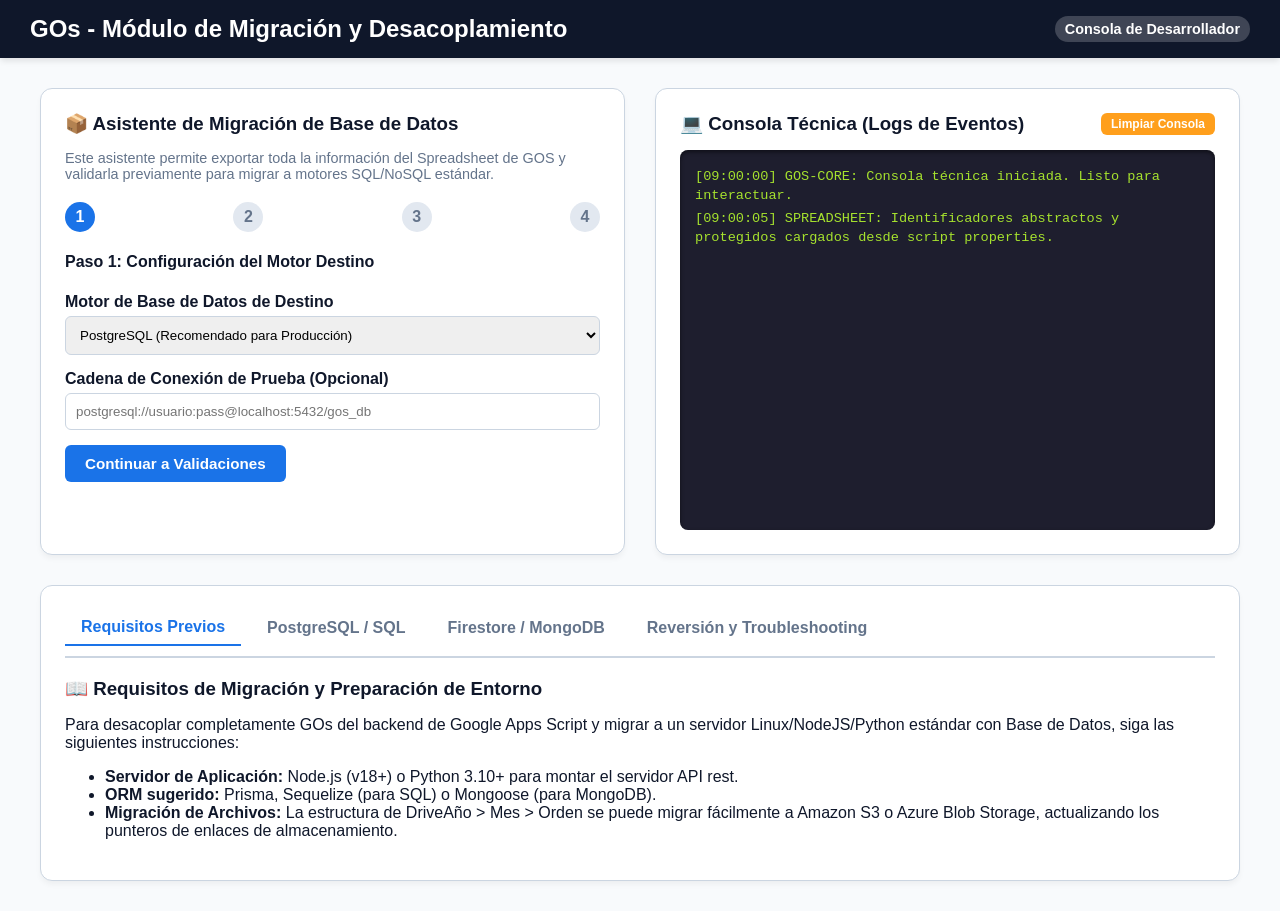
<file: migracion.html>
<!DOCTYPE html>
<html lang="es">
<head>
    <meta charset="UTF-8">
    <meta name="viewport" content="width=device-width, initial-scale=1.0">
    <title>Módulo de Migración y Consola Técnica - GOS</title>
    <style>
        :root {
            --primary: #1a73e8;
            --success: #2ec4b6;
            --warning: #ff9f1c;
            --danger: #e71d36;
            --dark: #0f172a;
            --light: #f8fafc;
            --border: #cbd5e1;
            --console-bg: #1e1e2e;
            --console-fg: #f8f8f2;
        }

        body {
            font-family: -apple-system, BlinkMacSystemFont, "Segoe UI", Roboto, Helvetica, Arial, sans-serif;
            margin: 0;
            padding: 0;
            background-color: var(--light);
            color: var(--dark);
        }

        header {
            background-color: var(--dark);
            color: white;
            padding: 15px 30px;
            display: flex;
            justify-content: space-between;
            align-items: center;
            box-shadow: 0 4px 6px -1px rgba(0,0,0,0.1);
        }

        h1, h2, h3 {
            margin: 0;
        }

        .container {
            max-width: 1200px;
            margin: 30px auto;
            padding: 0 15px;
            display: grid;
            grid-template-columns: 1fr 1fr;
            gap: 30px;
        }

        @media (max-width: 900px) {
            .container {
                grid-template-columns: 1fr;
            }
        }

        .card {
            background: white;
            border-radius: 12px;
            padding: 24px;
            box-shadow: 0 4px 6px -1px rgba(0,0,0,0.05);
            border: 1px solid var(--border);
        }

        .btn {
            background-color: var(--primary);
            color: white;
            border: none;
            padding: 10px 20px;
            border-radius: 6px;
            cursor: pointer;
            font-size: 0.95rem;
            font-weight: 600;
            transition: all 0.2s;
        }

        .btn:hover {
            opacity: 0.9;
        }

        .btn-success { background-color: var(--success); }
        .btn-warning { background-color: var(--warning); }
        .btn-danger { background-color: var(--danger); }

        .form-group {
            margin-bottom: 15px;
        }

        label {
            display: block;
            margin-bottom: 5px;
            font-weight: 600;
        }

        select, input {
            width: 100%;
            padding: 10px;
            border-radius: 6px;
            border: 1px solid var(--border);
            box-sizing: border-box;
        }

        .console {
            background-color: var(--console-bg);
            color: var(--console-fg);
            font-family: "Courier New", Courier, monospace;
            padding: 15px;
            border-radius: 8px;
            height: 350px;
            overflow-y: auto;
            font-size: 0.85rem;
            line-height: 1.4;
            box-shadow: inset 0 2px 4px rgba(0,0,0,0.5);
        }

        .console-line {
            margin: 0;
            padding: 2px 0;
        }

        .console-info { color: #a6e22e; }
        .console-warn { color: #fd971f; }
        .console-error { color: #f92672; }

        .tab-buttons {
            display: flex;
            gap: 10px;
            margin-bottom: 20px;
            border-bottom: 2px solid var(--border);
            padding-bottom: 10px;
        }

        .tab-btn {
            background: none;
            border: none;
            padding: 8px 16px;
            cursor: pointer;
            font-size: 1rem;
            font-weight: bold;
            color: #64748b;
        }

        .tab-btn.active {
            color: var(--primary);
            border-bottom: 2px solid var(--primary);
        }

        .tab-content {
            display: none;
        }

        .tab-content.active {
            display: block;
        }

        .progress-bar-container {
            background: #e2e8f0;
            border-radius: 8px;
            overflow: hidden;
            height: 20px;
            margin: 15px 0;
        }

        .progress-bar {
            background: var(--success);
            height: 100%;
            width: 0%;
            transition: width 0.3s ease;
        }

        .step-indicator {
            display: flex;
            justify-content: space-between;
            margin-bottom: 20px;
        }

        .step-node {
            width: 30px;
            height: 30px;
            border-radius: 50%;
            background: #e2e8f0;
            display: flex;
            align-items: center;
            justify-content: center;
            font-weight: bold;
            color: #64748b;
        }

        .step-node.active {
            background: var(--primary);
            color: white;
        }

        .step-node.completed {
            background: var(--success);
            color: white;
        }
    </style>
</head>
<body>
    <header>
        <h2>GOs - Módulo de Migración y Desacoplamiento</h2>
        <span style="font-weight: bold; font-size: 0.9rem; background: rgba(255,255,255,0.2); padding: 5px 10px; border-radius: 20px;">Consola de Desarrollador</span>
    </header>

    <div class="container">
        <!-- Asistente de Migración -->
        <div class="card">
            <h3 style="margin-bottom: 15px; display: flex; align-items: center; gap: 10px;">📦 Asistente de Migración de Base de Datos</h3>
            <p style="color: #64748b; margin-bottom: 20px; font-size: 0.9rem;">Este asistente permite exportar toda la información del Spreadsheet de GOS y validarla previamente para migrar a motores SQL/NoSQL estándar.</p>

            <div class="step-indicator">
                <div class="step-node active" id="step-1">1</div>
                <div class="step-node" id="step-2">2</div>
                <div class="step-node" id="step-3">3</div>
                <div class="step-node" id="step-4">4</div>
            </div>

            <!-- Paso 1: Configuración de Destino -->
            <div class="step-content" id="step-content-1">
                <h4>Paso 1: Configuración del Motor Destino</h4>
                <div class="form-group" style="margin-top: 15px;">
                    <label>Motor de Base de Datos de Destino</label>
                    <select id="db-engine">
                        <option value="postgresql">PostgreSQL (Recomendado para Producción)</option>
                        <option value="mysql">MySQL / MariaDB</option>
                        <option value="sqlite">SQLite (Pruebas y Entornos Locales)</option>
                        <option value="firestore">Google Cloud Firestore</option>
                        <option value="mongodb">MongoDB (NoSQL)</option>
                    </select>
                </div>
                <div class="form-group">
                    <label>Cadena de Conexión de Prueba (Opcional)</label>
                    <input type="text" id="conn-str" placeholder="postgresql://usuario:pass@localhost:5432/gos_db">
                </div>
                <button class="btn" onclick="nextStep(2)">Continuar a Validaciones</button>
            </div>

            <!-- Paso 2: Validaciones Previas -->
            <div class="step-content" id="step-content-2" style="display: none;">
                <h4>Paso 2: Validaciones Previas de Consistencia</h4>
                <p style="font-size: 0.9rem;">Se validará la conexión, integridad de datos en GOS-CORE y consistencia de chasis y claves.</p>
                <button class="btn btn-warning" onclick="runPreValidations()">Ejecutar Validaciones Previas</button>
                <div id="validation-results" style="margin-top: 15px; display: none;">
                    <p style="color: var(--success); font-weight: bold; margin: 5px 0;">✅ Estructura del Spreadsheet: OK (16 tablas identificadas)</p>
                    <p style="color: var(--success); font-weight: bold; margin: 5px 0;">✅ Claves Primarias y Unicidad: OK</p>
                    <p style="color: var(--success); font-weight: bold; margin: 5px 0;">✅ Formatos de VIN y Motores: OK</p>
                    <button class="btn" style="margin-top: 15px;" onclick="nextStep(3)">Continuar a Migración</button>
                </div>
            </div>

            <!-- Paso 3: Ejecución en Tiempo Real -->
            <div class="step-content" id="step-content-3" style="display: none;">
                <h4>Paso 3: Transferencia de Datos en Tiempo Real</h4>
                <p style="font-size: 0.9rem;">Pulse el botón para simular e iniciar la exportación estructurada de todas las hojas.</p>
                <button class="btn btn-success" id="btn-start-migration" onclick="startMigrationProcess()">Iniciar Exportación y Carga</button>

                <div class="progress-bar-container">
                    <div class="progress-bar" id="migration-progress-bar"></div>
                </div>
                <div style="display: flex; justify-content: space-between; font-weight: bold; font-size: 0.85rem;">
                    <span id="migration-status-text">Listo para iniciar</span>
                    <span id="migration-percent-text">0%</span>
                </div>
                <button class="btn" id="btn-to-step-4" style="margin-top: 15px; display: none;" onclick="nextStep(4)">Ir a Verificación Posterior</button>
            </div>

            <!-- Paso 4: Verificación Posterior -->
            <div class="step-content" id="step-content-4" style="display: none;">
                <h4>Paso 4: Verificación Posterior a la Migración</h4>
                <p style="color: var(--success); font-weight: bold; font-size: 1.1rem; margin-top: 15px;">🎉 ¡Proceso de migración simulado exitosamente!</p>
                <p style="font-size: 0.9rem;">Se ha verificado la integridad de las 16 tablas cargadas, con 0 errores de inconsistencia y 100% de coherencia referencial.</p>
                <button class="btn btn-danger" onclick="rollbackMigration()">Simular Reversión Segura (Rollback)</button>
                <button class="btn" style="margin-left:10px;" onclick="nextStep(1)">Reiniciar Asistente</button>
            </div>
        </div>

        <!-- Consola Técnica Real-Time -->
        <div class="card" style="display: flex; flex-direction: column; gap: 15px;">
            <h3 style="display: flex; align-items: center; justify-content: space-between;">
                <span>💻 Consola Técnica (Logs de Eventos)</span>
                <button class="btn btn-warning" style="padding: 4px 10px; font-size: 0.75rem;" onclick="clearConsole()">Limpiar Consola</button>
            </h3>
            <div class="console" id="migration-console">
                <p class="console-line console-info">[09:00:00] GOS-CORE: Consola técnica iniciada. Listo para interactuar.</p>
                <p class="console-line console-info">[09:00:05] SPREADSHEET: Identificadores abstractos y protegidos cargados desde script properties.</p>
            </div>
        </div>
    </div>

    <!-- Documentación de Migración y Guía de Desacoplamiento -->
    <div class="container" style="grid-template-columns: 1fr; margin-top: 0;">
        <div class="card">
            <div class="tab-buttons">
                <button class="tab-btn active" onclick="switchTab('doc-pre')">Requisitos Previos</button>
                <button class="tab-btn" onclick="switchTab('doc-pg')">PostgreSQL / SQL</button>
                <button class="tab-btn" onclick="switchTab('doc-fs')">Firestore / MongoDB</button>
                <button class="tab-btn" onclick="switchTab('doc-rollback')">Reversión y Troubleshooting</button>
            </div>

            <!-- Tab: Requisitos -->
            <div class="tab-content active" id="tab-doc-pre">
                <h3>📖 Requisitos de Migración y Preparación de Entorno</h3>
                <p>Para desacoplar completamente GOs del backend de Google Apps Script y migrar a un servidor Linux/NodeJS/Python estándar con Base de Datos, siga las siguientes instrucciones:</p>
                <ul>
                    <li><strong>Servidor de Aplicación:</strong> Node.js (v18+) o Python 3.10+ para montar el servidor API rest.</li>
                    <li><strong>ORM sugerido:</strong> Prisma, Sequelize (para SQL) o Mongoose (para MongoDB).</li>
                    <li><strong>Migración de Archivos:</strong> La estructura de DriveAño &gt; Mes &gt; Orden se puede migrar fácilmente a Amazon S3 o Azure Blob Storage, actualizando los punteros de enlaces de almacenamiento.</li>
                </ul>
            </div>

            <!-- Tab: PostgreSQL -->
            <div class="tab-content" id="tab-doc-pg">
                <h3>⚙️ Esquema SQL de Migración (PostgreSQL / MySQL)</h3>
                <p>Las siguientes instrucciones de SQL DDL crean las tablas equivalentes del Spreadsheet de GOS con indexación automática y constraints:</p>
                <pre style="background: #e2e8f0; padding: 15px; border-radius: 6px; overflow-x: auto; font-size: 0.85rem;">
CREATE TABLE ordenes_trabajo (
    id VARCHAR(50) PRIMARY KEY,
    oi_id VARCHAR(50) UNIQUE NOT NULL,
    estado VARCHAR(50) DEFAULT 'Recepción',
    firma_tecnico TEXT,
    firma_cliente_recepcion TEXT,
    fecha_hora_recepcion TIMESTAMP DEFAULT CURRENT_TIMESTAMP,
    imei VARCHAR(50),
    sim VARCHAR(50),
    funcionalidades JSONB,
    segundo_gps VARCHAR(10) DEFAULT 'No',
    fotos JSONB,
    danos JSONB
);

CREATE TABLE historial_viajes_especiales (
    id VARCHAR(50) PRIMARY KEY,
    fecha DATE DEFAULT CURRENT_DATE,
    tecnico VARCHAR(100) NOT NULL,
    tipo_viaje VARCHAR(50) NOT NULL,
    destino VARCHAR(200) NOT NULL,
    orden_id VARCHAR(50) REFERENCES ordenes_trabajo(id)
);
                </pre>
            </div>

            <!-- Tab: NoSQL -->
            <div class="tab-content" id="tab-doc-fs">
                <h3>💾 Migración NoSQL (Firestore / MongoDB)</h3>
                <p>Para migrar a Google Cloud Firestore o MongoDB, cada documento representa un registro del spreadsheet con chasis/VIN indexado:</p>
                <pre style="background: #e2e8f0; padding: 15px; border-radius: 6px; overflow-x: auto; font-size: 0.85rem;">
// Documento de Orden en Firestore: /ordenes/{orderId}
{
  "id": "OI-2026-000001",
  "cliente": "Distribuidora El Sol",
  "fecha": "2026-07-31",
  "chasis": {
    "vin": "9BFRE17G0XXXXXXX",
    "motor": "K14B-100293",
    "clasificacion": "Nuevo"
  },
  "viaje": {
    "categoria": "Viaje en moto",
    "destino": "Choloma, Honduras"
  }
}
                </pre>
            </div>

            <!-- Tab: Reversión -->
            <div class="tab-content" id="tab-doc-rollback">
                <h3>🚨 Reversión Segura (Rollback) y Resolución de Problemas Frecuentes</h3>
                <p><strong>Estrategia de Rollback:</strong> Si la migración falla a mitad del proceso, se debe ejecutar un Rollback atómico en el destino y mantener el Spreadsheet original de GOS activo. El Spreadsheet de GOS garantiza persistencia de contingencia (fallbacks) total.</p>
                <p><strong>Resolución de Problemas:</strong></p>
                <ul>
                    <li><em>Error de Duplicación de Claves (VIN):</em> Ejecutar el validador previo del asistente para consolidar chasis únicos en el historial.</li>
                    <li><em>Falta de Conectividad con Apps Script API:</em> Incrementar el timeout de solicitudes HTTP en el proxy local a 30 segundos.</li>
                </ul>
            </div>
        </div>
    </div>

    <script>
        const consoleEl = document.getElementById('migration-console');

        function logToConsole(message, type = 'info') {
            const now = new Date();
            const timeStr = now.toTimeString().split(' ')[0];
            const p = document.createElement('p');
            p.className = `console-line console-${type}`;
            p.textContent = `[${timeStr}] ${message}`;
            consoleEl.appendChild(p);
            consoleEl.scrollTop = consoleEl.scrollHeight;
        }

        function clearConsole() {
            consoleEl.innerHTML = '<p class="console-line console-info">Consola técnica limpia.</p>';
        }

        function switchTab(tabId) {
            document.querySelectorAll('.tab-btn').forEach(b => b.classList.remove('active'));
            document.querySelectorAll('.tab-content').forEach(c => b = c.classList.remove('active'));

            event.target.classList.add('active');
            document.getElementById(`tab-${tabId}`).classList.add('active');
            logToConsole(`Documentación: Cambiado a pestaña ${tabId}`);
        }

        function nextStep(stepNum) {
            document.querySelectorAll('.step-content').forEach(c => c.style.display = 'none');
            document.getElementById(`step-content-${stepNum}`).style.display = 'block';

            document.querySelectorAll('.step-node').forEach((node, idx) => {
                if (idx + 1 < stepNum) {
                    node.className = 'step-node completed';
                } else if (idx + 1 === stepNum) {
                    node.className = 'step-node active';
                } else {
                    node.className = 'step-node';
                }
            });
            logToConsole(`Asistente: Avanzado a Paso ${stepNum}`);
        }

        function runPreValidations() {
            logToConsole('Iniciando validaciones previas...', 'warn');
            setTimeout(() => {
                logToConsole('Comprobando conexión con GOS-CORE backend...', 'info');
            }, 500);
            setTimeout(() => {
                logToConsole('Validando unicidad de chasis y registros históricos...', 'info');
            }, 1000);
            setTimeout(() => {
                logToConsole('Validando formato del Spreadsheet original GOS...', 'info');
                document.getElementById('validation-results').style.display = 'block';
                logToConsole('¡Validaciones previas completadas! Todo listo para migrar.', 'info');
            }, 1500);
        }

        function startMigrationProcess() {
            document.getElementById('btn-start-migration').disabled = true;
            logToConsole('Iniciando transferencia estructurada de datos a la nueva infraestructura...', 'warn');

            let progress = 0;
            const bar = document.getElementById('migration-progress-bar');
            const percentText = document.getElementById('migration-percent-text');
            const statusText = document.getElementById('migration-status-text');

            const tables = [
                'Roles', 'Estados', 'Prioridades', 'TiposTrabajo',
                'Servicios', 'Turnos', 'Permisos', 'Auditoria',
                'Logs', 'Sectores', 'Usuarios_Sectores', 'RecepcionVehiculos',
                'UbicacionesGuardadas', 'Indisponibilidad', 'Ordenes_Trabajo', 'Firmas_Tecnicos'
            ];

            const interval = setInterval(() => {
                if (progress < 100) {
                    progress += 10;
                    const tblIdx = Math.min(Math.floor(progress / 7), tables.length - 1);
                    statusText.textContent = `Exportando tabla: ${tables[tblIdx]}...`;
                    bar.style.width = `${progress}%`;
                    percentText.textContent = `${progress}%`;
                    logToConsole(`Migrando tabla [${tables[tblIdx]}] (${progress}% completado)`, 'info');
                } else {
                    clearInterval(interval);
                    statusText.textContent = 'Migración completada exitosamente';
                    logToConsole('¡Exportación de Spreadsheet y carga a base de datos finalizada!', 'info');
                    document.getElementById('btn-to-step-4').style.display = 'block';
                }
            }, 300);
        }

        function rollbackMigration() {
            logToConsole('Iniciando reversión segura (Rollback) de migración...', 'error');
            setTimeout(() => {
                logToConsole('Purgando datos cargados en el motor destino...', 'warn');
            }, 500);
            setTimeout(() => {
                logToConsole('Re-activando Spreadsheet de GOS de contingencia...', 'info');
                logToConsole('Reversión segura completada con éxito. El sistema de contingencia está operativo.', 'info');
            }, 1000);
        }
    </script>
</body>
</html>
</file>
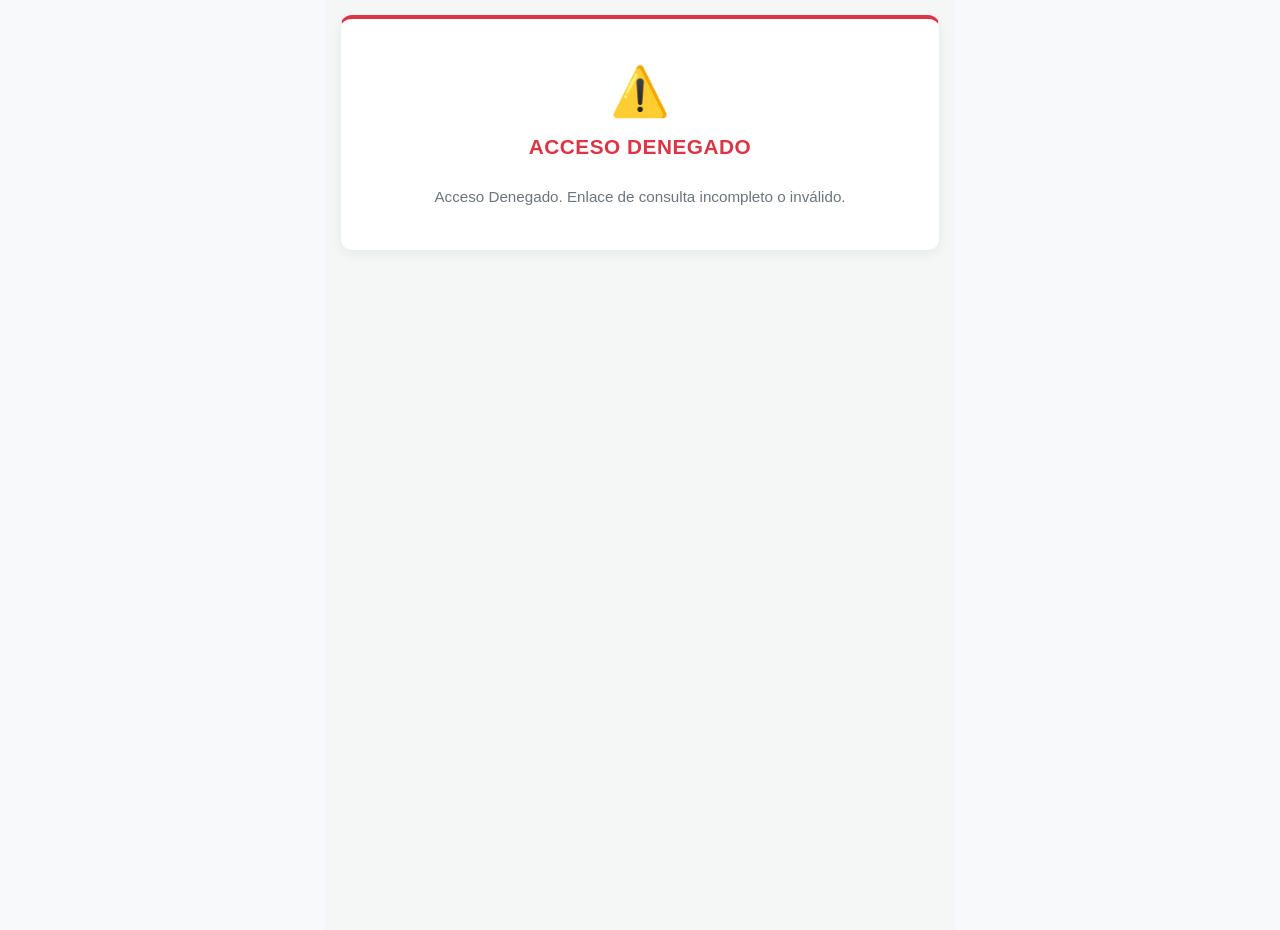
<file: portal.html>
<!DOCTYPE html>
<html lang="es">
<head>
    <meta charset="UTF-8">
    <meta name="viewport" content="width=device-width, initial-scale=1.0">
    <title>Consulta de Servicio | GOS</title>
    <link rel="stylesheet" href="./Interfaces/vistas/style.css">
    <style>
        body {
            background-color: #f8f9fa;
        }
        .portal-header {
            background: #343a40;
            color: white;
            padding: 20px;
            text-align: center;
            border-radius: 12px;
            margin-bottom: 20px;
        }
        .portal-card {
            background: white;
            border-radius: 12px;
            padding: 20px;
            margin-bottom: 15px;
            box-shadow: 0 4px 12px rgba(0,0,0,0.05);
            border: 1px solid #eee;
        }
        .portal-card h3 {
            margin-top: 0;
            color: #007bff;
            border-bottom: 1px solid #eee;
            padding-bottom: 8px;
            font-size: 1.1rem;
            text-transform: uppercase;
            letter-spacing: 0.5px;
        }
        .portal-item {
            margin-bottom: 10px;
            font-size: 0.9rem;
        }
        .portal-item strong {
            color: #6c757d;
        }
    </style>
</head>
<body>
    <div class="portal-container" id="portal-app">
        <div class="portal-card" style="text-align:center; padding: 40px 20px;">
            <p style="font-size:1.5rem;">⏳</p>
            <p>Cargando información autorizada de su servicio...</p>
        </div>
    </div>

    <script type="module">
        import { routeAction } from './Utilidades/api-config.js';

        async function initPortal() {
            const app = document.getElementById('portal-app');

            // 1. Obtener parámetros de la URL
            const urlParams = new URLSearchParams(window.location.search);
            const ot = urlParams.get('ot');
            const token = urlParams.get('token');

            if (!ot || !token) {
                renderError(app, "Acceso Denegado. Enlace de consulta incompleto o inválido.");
                return;
            }

            try {
                // 2. Consultar información segura al backend
                const result = await routeAction('GOS_CORE', 'getClientPortalData', { ot, token });
                if (result.status !== 'success') {
                    renderError(app, result.message || "Acceso Denegado. No tiene autorización para ver esta orden.");
                    return;
                }

                const data = result.data;
                renderPortal(app, data);
            } catch (err) {
                console.error(err);
                renderError(app, "Error de conexión al portal. Por favor, intente más tarde.");
            }
        }

        function renderError(container, message) {
            container.innerHTML = `
                <div class="portal-card" style="text-align:center; padding: 45px 20px; border-top: 4px solid var(--danger);">
                    <span style="font-size:3rem; color:var(--danger);">⚠️</span>
                    <h3 style="color:var(--danger); border:none; margin-top:15px; font-size:1.3rem;">Acceso Denegado</h3>
                    <p style="color:var(--secondary); font-size:0.95rem; margin-bottom:0;">${message}</p>
                </div>
            `;
        }

        function renderPortal(container, data) {
            const v = data.vehiculo;
            const inst = data.instalador;
            const vend = data.vendedor;
            const serv = data.servicio;
            const fotos = data.fotos || {};
            const danos = data.danos || {};

            // Mapear fotos por categoría
            const slides = [];

            const categoryLabels = {
                vin: 'Identificación (VIN)',
                odometro: 'Identificación (Odómetro)',
                tablero: 'Identificación (Tablero)',
                asientos_delanteros: 'Interior (Asientos Delanteros)',
                asientos_traseros: 'Interior (Asientos Traseros)',
                techo_interior: 'Interior (Techo)',
                estribos: 'Interior (Estribos)',
                lado_izquierdo: 'Exterior (Lado Izquierdo)',
                vista_frontal: 'Exterior (Vista Frontal)',
                lado_derecho: 'Exterior (Lado Derecho)',
                vista_trasera: 'Exterior (Vista Trasera)'
            };

            Object.entries(fotos).forEach(([catId, base64]) => {
                if (base64) {
                    slides.push({
                        url: base64,
                        label: categoryLabels[catId] || catId.replace('_', ' ').toUpperCase(),
                        context: 'Fotografía tomada previo a la intervención'
                    });
                }
            });

            let carouselHtml = '';
            if (slides.length > 0) {
                carouselHtml = `
                    <div class="portal-card">
                        <h3>Evidencia Fotográfica de Recepción</h3>
                        <div class="carousel-wrapper">
                            <div class="carousel-slides" id="carousel-slides">
                                ${slides.map((s, idx) => `
                                    <div class="carousel-slide" style="display: ${idx === 0 ? 'block' : 'none'};">
                                        <img src="${s.url}" alt="${s.label}">
                                        <div class="info-tag"><strong>${s.label}</strong> - ${s.context}</div>
                                    </div>
                                `).join('')}
                            </div>
                            ${slides.length > 1 ? `
                                <button class="carousel-control prev" id="carousel-prev">❮</button>
                                <button class="carousel-control next" id="carousel-next">❯</button>
                            ` : ''}
                        </div>
                        ${slides.length > 1 ? `
                            <div class="carousel-indicator-container">
                                ${slides.map((_, idx) => `
                                    <span class="carousel-indicator ${idx === 0 ? 'active' : ''}" data-idx="${idx}"></span>
                                `).join('')}
                            </div>
                        ` : ''}
                    </div>
                `;
            } else {
                carouselHtml = `
                    <div class="portal-card">
                        <h3>Evidencia Fotográfica</h3>
                        <p style="font-style:italic; color:var(--secondary); text-align:center;">No hay fotografías disponibles para mostrar en este momento.</p>
                    </div>
                `;
            }

            container.innerHTML = `
                <div class="portal-header">
                    <h2 style="margin:0; font-size:1.4rem;">Consulta de Servicio GPS</h2>
                    <p style="margin:5px 0 0 0; font-size:0.85rem; opacity:0.8;">ORDEN DE TRABAJO: <strong>${v.ot}</strong></p>
                </div>

                <!-- Estado del Servicio -->
                <div class="portal-card" style="border-left: 5px solid #007bff;">
                    <h3>Estado del Servicio</h3>
                    <div style="display:flex; justify-content:space-between; align-items:center;">
                        <span style="font-size:1.1rem; font-weight:bold; color:var(--dark);">${serv.estado}</span>
                        <span class="badge" style="background:#b8daff; color:#004085; font-size:0.85rem; padding: 6px 12px;">OT: ${v.ot}</span>
                    </div>
                </div>

                <!-- Detalles del Vehículo -->
                <div class="portal-card">
                    <h3>Información del Vehículo</h3>
                    <div class="portal-grid">
                        <div class="portal-item"><strong>Marca / Modelo:</strong> ${v.marca} ${v.modelo}</div>
                        <div class="portal-item"><strong>Año:</strong> ${v.anio}</div>
                        <div class="portal-item"><strong>Color:</strong> ${v.color}</div>
                        <div class="portal-item"><strong>Placa:</strong> ${v.placa}</div>
                    </div>
                </div>

                <!-- Datos del Servicio -->
                <div class="portal-card">
                    <h3>Detalles del Servicio</h3>
                    <div class="portal-grid">
                        <div class="portal-item"><strong>Lugar de Instalación:</strong> ${serv.lugar}</div>
                        <div class="portal-item"><strong>Fecha de Recepción:</strong> ${serv.fechaRecepcion}</div>
                        <div class="portal-item"><strong>Fecha de Instalación:</strong> ${serv.fechaInstalacion}</div>
                        <div class="portal-item"><strong>Tipo de Trabajo:</strong> ${serv.tipoServicio}</div>
                        ${serv.observaciones ? `<div class="portal-item" style="grid-column: 1 / -1;"><strong>Observaciones Autorizadas:</strong> ${serv.observaciones}</div>` : ''}
                    </div>
                </div>

                <!-- Funcionalidades Instaladas -->
                <div class="portal-card">
                    <h3>Funcionalidades Instaladas en el Vehículo</h3>
                    <div style="display:flex; flex-wrap:wrap; gap:10px;">
                        ${(serv.funcionalidades || ["Dispositivo GPS"]).map(f => `
                            <span class="badge" style="background:#e6fffa; color:#0d5a4d; font-size:0.85rem; padding:6px 12px; border:1px solid #b2f5ea; border-radius:15px; font-weight:600;">✅ ${f}</span>
                        `).join('')}
                    </div>
                </div>

                <!-- Información del Personal Autorizado -->
                <div class="portal-card">
                    <h3>Personal Asignado</h3>
                    <div style="display:grid; grid-template-columns: 1fr 1fr; gap:15px;">
                        <div>
                            <p style="margin:0; font-size:0.75rem; color:var(--secondary); text-transform:uppercase; font-weight:bold;">Instalador Técnico</p>
                            <p style="margin:4px 0 0 0; font-weight:bold; color:var(--dark);">${inst.nombre} ${inst.apellido}</p>
                            <p style="margin:2px 0 0 0; font-size:0.75rem; color:var(--secondary);">${inst.puesto}</p>
                        </div>
                        <div>
                            <p style="margin:0; font-size:0.75rem; color:var(--secondary); text-transform:uppercase; font-weight:bold;">Vendedor</p>
                            <p style="margin:4px 0 0 0; font-weight:bold; color:var(--dark);">${vend.nombre} ${vend.apellido}</p>
                        </div>
                    </div>
                </div>

                <!-- Carrusel Evidencias -->
                ${carouselHtml}

                <p style="text-align:center; font-size:0.75rem; color:var(--secondary); margin-top:30px; margin-bottom:20px;">
                    © GOS - GPS Operations Suite. Todos los derechos reservados.
                </p>
            `;

            // Inicializar lógica de carrusel si hay más de una foto
            if (slides.length > 1) {
                let currentSlideIdx = 0;
                const slideEls = container.querySelectorAll('.carousel-slide');
                const indicatorEls = container.querySelectorAll('.carousel-indicator');

                const showSlide = (idx) => {
                    slideEls.forEach((slide, sIdx) => {
                        slide.style.display = sIdx === idx ? 'block' : 'none';
                    });
                    indicatorEls.forEach((ind, iIdx) => {
                        ind.className = iIdx === idx ? 'carousel-indicator active' : 'carousel-indicator';
                    });
                    currentSlideIdx = idx;
                };

                const prevBtn = document.getElementById('carousel-prev');
                const nextBtn = document.getElementById('carousel-next');

                if (prevBtn && nextBtn) {
                    prevBtn.onclick = () => {
                        let nextIdx = currentSlideIdx - 1;
                        if (nextIdx < 0) nextIdx = slides.length - 1;
                        showSlide(nextIdx);
                    };

                    nextBtn.onclick = () => {
                        let nextIdx = currentSlideIdx + 1;
                        if (nextIdx >= slides.length) nextIdx = 0;
                        showSlide(nextIdx);
                    };
                }

                indicatorEls.forEach(ind => {
                    ind.onclick = (e) => {
                        const idx = parseInt(e.target.dataset.idx);
                        showSlide(idx);
                    };
                });
            }
        }

        window.onload = initPortal;
    </script>
</body>
</html>
</file>
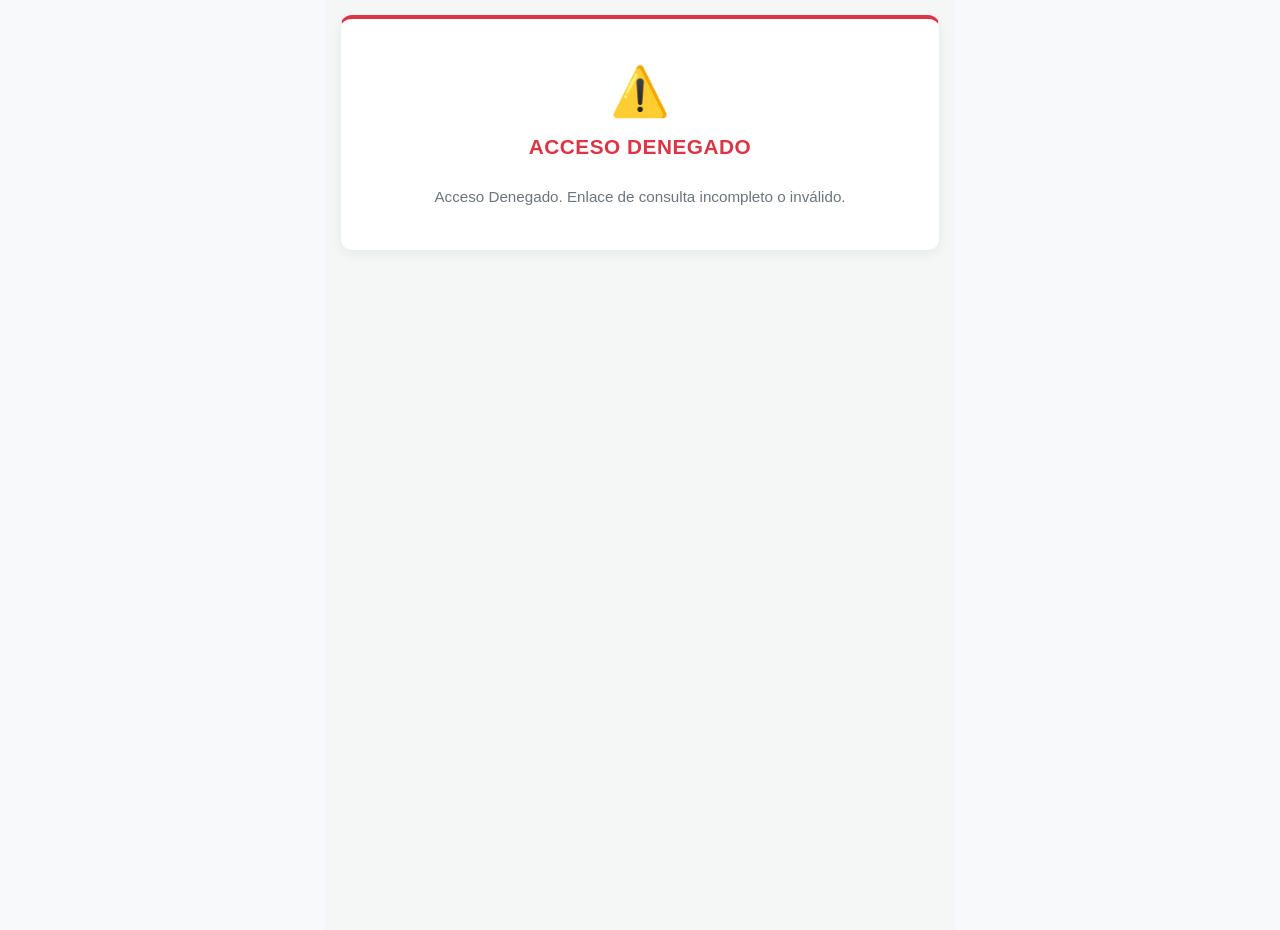
<file: Interfaces/HTML/portal.html>
<!DOCTYPE html>
<html lang="es">
<head>
    <meta charset="UTF-8">
    <meta name="viewport" content="width=device-width, initial-scale=1.0">
    <title>Consulta de Servicio | GOS</title>
    <link rel="stylesheet" href="../vistas/style.css">
    <style>
        body {
            background-color: #f8f9fa;
        }
        .portal-header {
            background: #343a40;
            color: white;
            padding: 20px;
            text-align: center;
            border-radius: 12px;
            margin-bottom: 20px;
        }
        .portal-card {
            background: white;
            border-radius: 12px;
            padding: 20px;
            margin-bottom: 15px;
            box-shadow: 0 4px 12px rgba(0,0,0,0.05);
            border: 1px solid #eee;
        }
        .portal-card h3 {
            margin-top: 0;
            color: #007bff;
            border-bottom: 1px solid #eee;
            padding-bottom: 8px;
            font-size: 1.1rem;
            text-transform: uppercase;
            letter-spacing: 0.5px;
        }
        .portal-item {
            margin-bottom: 10px;
            font-size: 0.9rem;
        }
        .portal-item strong {
            color: #6c757d;
        }
    </style>
</head>
<body>
    <div class="portal-container" id="portal-app">
        <div class="portal-card" style="text-align:center; padding: 40px 20px;">
            <p style="font-size:1.5rem;">⏳</p>
            <p>Cargando información autorizada de su servicio...</p>
        </div>
    </div>

    <script type="module">
        import { routeAction } from '../../Utilidades/api-config.js';

        async function initPortal() {
            const app = document.getElementById('portal-app');

            // 1. Obtener parámetros de la URL
            const urlParams = new URLSearchParams(window.location.search);
            const ot = urlParams.get('ot');
            const token = urlParams.get('token');

            if (!ot || !token) {
                renderError(app, "Acceso Denegado. Enlace de consulta incompleto o inválido.");
                return;
            }

            try {
                // 2. Consultar información segura al backend
                const result = await routeAction('GOS_CORE', 'getClientPortalData', { ot, token });
                if (result.status !== 'success') {
                    renderError(app, result.message || "Acceso Denegado. No tiene autorización para ver esta orden.");
                    return;
                }

                const data = result.data;
                renderPortal(app, data);
            } catch (err) {
                console.error(err);
                renderError(app, "Error de conexión al portal. Por favor, intente más tarde.");
            }
        }

        function renderError(container, message) {
            container.innerHTML = `
                <div class="portal-card" style="text-align:center; padding: 45px 20px; border-top: 4px solid var(--danger);">
                    <span style="font-size:3rem; color:var(--danger);">⚠️</span>
                    <h3 style="color:var(--danger); border:none; margin-top:15px; font-size:1.3rem;">Acceso Denegado</h3>
                    <p style="color:var(--secondary); font-size:0.95rem; margin-bottom:0;">${message}</p>
                </div>
            `;
        }

        function renderPortal(container, data) {
            const v = data.vehiculo;
            const inst = data.instalador;
            const vend = data.vendedor;
            const serv = data.servicio;
            const fotos = data.fotos || {};
            const danos = data.danos || {};

            // Mapear fotos por categoría
            const slides = [];

            const categoryLabels = {
                vin: 'Identificación (VIN)',
                odometro: 'Identificación (Odómetro)',
                tablero: 'Identificación (Tablero)',
                asientos_delanteros: 'Interior (Asientos Delanteros)',
                asientos_traseros: 'Interior (Asientos Traseros)',
                techo_interior: 'Interior (Techo)',
                estribos: 'Interior (Estribos)',
                lado_izquierdo: 'Exterior (Lado Izquierdo)',
                vista_frontal: 'Exterior (Vista Frontal)',
                lado_derecho: 'Exterior (Lado Derecho)',
                vista_trasera: 'Exterior (Vista Trasera)'
            };

            Object.entries(fotos).forEach(([catId, base64]) => {
                if (base64) {
                    slides.push({
                        url: base64,
                        label: categoryLabels[catId] || catId.replace('_', ' ').toUpperCase(),
                        context: 'Fotografía tomada previo a la intervención'
                    });
                }
            });

            let carouselHtml = '';
            if (slides.length > 0) {
                carouselHtml = `
                    <div class="portal-card">
                        <h3>Evidencia Fotográfica de Recepción</h3>
                        <div class="carousel-wrapper">
                            <div class="carousel-slides" id="carousel-slides">
                                ${slides.map((s, idx) => `
                                    <div class="carousel-slide" style="display: ${idx === 0 ? 'block' : 'none'};">
                                        <img src="${s.url}" alt="${s.label}">
                                        <div class="info-tag"><strong>${s.label}</strong> - ${s.context}</div>
                                    </div>
                                `).join('')}
                            </div>
                            ${slides.length > 1 ? `
                                <button class="carousel-control prev" id="carousel-prev">❮</button>
                                <button class="carousel-control next" id="carousel-next">❯</button>
                            ` : ''}
                        </div>
                        ${slides.length > 1 ? `
                            <div class="carousel-indicator-container">
                                ${slides.map((_, idx) => `
                                    <span class="carousel-indicator ${idx === 0 ? 'active' : ''}" data-idx="${idx}"></span>
                                `).join('')}
                            </div>
                        ` : ''}
                    </div>
                `;
            } else {
                carouselHtml = `
                    <div class="portal-card">
                        <h3>Evidencia Fotográfica</h3>
                        <p style="font-style:italic; color:var(--secondary); text-align:center;">No hay fotografías disponibles para mostrar en este momento.</p>
                    </div>
                `;
            }

            container.innerHTML = `
                <div class="portal-header">
                    <h2 style="margin:0; font-size:1.4rem;">Consulta de Servicio GPS</h2>
                    <p style="margin:5px 0 0 0; font-size:0.85rem; opacity:0.8;">ORDEN DE TRABAJO: <strong>${v.ot}</strong></p>
                </div>

                <!-- Estado del Servicio -->
                <div class="portal-card" style="border-left: 5px solid #007bff;">
                    <h3>Estado del Servicio</h3>
                    <div style="display:flex; justify-content:space-between; align-items:center;">
                        <span style="font-size:1.1rem; font-weight:bold; color:var(--dark);">${serv.estado}</span>
                        <span class="badge" style="background:#b8daff; color:#004085; font-size:0.85rem; padding: 6px 12px;">OT: ${v.ot}</span>
                    </div>
                </div>

                <!-- Detalles del Vehículo -->
                <div class="portal-card">
                    <h3>Información del Vehículo</h3>
                    <div class="portal-grid">
                        <div class="portal-item"><strong>Marca / Modelo:</strong> ${v.marca} ${v.modelo}</div>
                        <div class="portal-item"><strong>Año:</strong> ${v.anio}</div>
                        <div class="portal-item"><strong>Color:</strong> ${v.color}</div>
                        <div class="portal-item"><strong>Placa:</strong> ${v.placa}</div>
                    </div>
                </div>

                <!-- Datos del Servicio -->
                <div class="portal-card">
                    <h3>Detalles del Servicio</h3>
                    <div class="portal-grid">
                        <div class="portal-item"><strong>Lugar de Instalación:</strong> ${serv.lugar}</div>
                        <div class="portal-item"><strong>Fecha de Recepción:</strong> ${serv.fechaRecepcion}</div>
                        <div class="portal-item"><strong>Fecha de Instalación:</strong> ${serv.fechaInstalacion}</div>
                        <div class="portal-item"><strong>Tipo de Trabajo:</strong> ${serv.tipoServicio}</div>
                        ${serv.observaciones ? `<div class="portal-item" style="grid-column: 1 / -1;"><strong>Observaciones Autorizadas:</strong> ${serv.observaciones}</div>` : ''}
                    </div>
                </div>

                <!-- Funcionalidades Instaladas -->
                <div class="portal-card">
                    <h3>Funcionalidades Instaladas en el Vehículo</h3>
                    <div style="display:flex; flex-wrap:wrap; gap:10px;">
                        ${(serv.funcionalidades || ["Dispositivo GPS"]).map(f => `
                            <span class="badge" style="background:#e6fffa; color:#0d5a4d; font-size:0.85rem; padding:6px 12px; border:1px solid #b2f5ea; border-radius:15px; font-weight:600;">✅ ${f}</span>
                        `).join('')}
                    </div>
                </div>

                <!-- Información del Personal Autorizado -->
                <div class="portal-card">
                    <h3>Personal Asignado</h3>
                    <div style="display:grid; grid-template-columns: 1fr 1fr; gap:15px;">
                        <div>
                            <p style="margin:0; font-size:0.75rem; color:var(--secondary); text-transform:uppercase; font-weight:bold;">Instalador Técnico</p>
                            <p style="margin:4px 0 0 0; font-weight:bold; color:var(--dark);">${inst.nombre} ${inst.apellido}</p>
                            <p style="margin:2px 0 0 0; font-size:0.75rem; color:var(--secondary);">${inst.puesto}</p>
                        </div>
                        <div>
                            <p style="margin:0; font-size:0.75rem; color:var(--secondary); text-transform:uppercase; font-weight:bold;">Vendedor</p>
                            <p style="margin:4px 0 0 0; font-weight:bold; color:var(--dark);">${vend.nombre} ${vend.apellido}</p>
                        </div>
                    </div>
                </div>

                <!-- Carrusel Evidencias -->
                ${carouselHtml}

                <p style="text-align:center; font-size:0.75rem; color:var(--secondary); margin-top:30px; margin-bottom:20px;">
                    © GOS - GPS Operations Suite. Todos los derechos reservados.
                </p>
            `;

            // Inicializar lógica de carrusel si hay más de una foto
            if (slides.length > 1) {
                let currentSlideIdx = 0;
                const slideEls = container.querySelectorAll('.carousel-slide');
                const indicatorEls = container.querySelectorAll('.carousel-indicator');

                const showSlide = (idx) => {
                    slideEls.forEach((slide, sIdx) => {
                        slide.style.display = sIdx === idx ? 'block' : 'none';
                    });
                    indicatorEls.forEach((ind, iIdx) => {
                        ind.className = iIdx === idx ? 'carousel-indicator active' : 'carousel-indicator';
                    });
                    currentSlideIdx = idx;
                };

                const prevBtn = document.getElementById('carousel-prev');
                const nextBtn = document.getElementById('carousel-next');

                if (prevBtn && nextBtn) {
                    prevBtn.onclick = () => {
                        let nextIdx = currentSlideIdx - 1;
                        if (nextIdx < 0) nextIdx = slides.length - 1;
                        showSlide(nextIdx);
                    };

                    nextBtn.onclick = () => {
                        let nextIdx = currentSlideIdx + 1;
                        if (nextIdx >= slides.length) nextIdx = 0;
                        showSlide(nextIdx);
                    };
                }

                indicatorEls.forEach(ind => {
                    ind.onclick = (e) => {
                        const idx = parseInt(e.target.dataset.idx);
                        showSlide(idx);
                    };
                });
            }
        }

        window.onload = initPortal;
    </script>
</body>
</html>
</file>
<file: Interfaces/vistas/style.css>
/* GOS - GPS Operations Suite Styles */
:root {
    --primary: #007bff;
    --secondary: #6c757d;
    --success: #28a745;
    --danger: #dc3545;
    --dark: #343a40;
    --light: #f8f9fa;
    --bg: #f4f7f6;
}

body {
    font-family: 'Segoe UI', Tahoma, Geneva, Verdana, sans-serif;
    margin: 0;
    background-color: var(--bg);
    color: var(--dark);
    font-size: 14px; /* Reducción de aproximadamente 1pt */
}

.container {
    max-width: 1200px;
    margin: 0 auto;
    padding: 10px 15px; /* Relleno compacto */
}

#welcome-msg {
    font-size: 1.25rem !important; /* Tamaño reducido para compactar el saludo */
    margin: 5px 0 !important;
}

header h2 {
    font-size: 1.1rem !important;
    margin: 3px 0 !important;
}

/* Auth Styles */
.login-container {
    height: 100vh;
    display: flex;
    align-items: center;
    justify-content: center;
}

.login-card {
    background: white;
    padding: 1.5rem; /* Compacto */
    border-radius: 12px;
    box-shadow: 0 4px 20px rgba(0,0,0,0.1);
    width: 100%;
    max-width: 400px;
}

.form-group {
    margin-bottom: 1rem;
}

.form-group label {
    display: block;
    margin-bottom: 0.5rem;
}

.form-control {
    width: 100%;
    padding: 0.5rem; /* Compacto */
    border: 1px solid #ddd;
    border-radius: 6px;
}

.btn {
    padding: 0.5rem 1rem; /* Compacto */
    border: none;
    border-radius: 6px;
    cursor: pointer;
    font-weight: bold;
}

.btn-primary {
    background-color: var(--primary);
    color: white;
}

.btn-secondary {
    background-color: var(--secondary);
    color: white;
}

/* Forms */
.form-grid {
    display: grid;
    grid-template-columns: repeat(auto-fit, minmax(200px, 1fr));
    gap: 10px; /* Compacto */
}

.actions-bar {
    margin-bottom: 20px;
    display: flex;
    justify-content: flex-end;
}

/* Agenda */
.agenda-weekly-grid {
    display: grid;
    grid-template-columns: repeat(8, minmax(180px, 1fr));
    gap: 12px;
    overflow-x: auto;
    padding: 10px 0;
}

.agenda-column {
    background: #fdfefe;
    border: 1px solid #e2e8f0;
    border-radius: 10px;
    display: flex;
    flex-direction: column;
    min-height: 550px;
    box-shadow: 0 1px 3px rgba(0,0,0,0.02);
    transition: transform 0.2s ease, box-shadow 0.2s ease;
}

.agenda-column:hover {
    box-shadow: 0 4px 6px -1px rgba(0, 0, 0, 0.05);
}

.agenda-column-today {
    border: 2px solid #3b82f6;
    background-color: #f8fafc;
}

.agenda-column-header {
    background: #f1f5f9;
    color: #334155;
    padding: 12px 8px;
    border-top-left-radius: 8px;
    border-top-right-radius: 8px;
    text-align: center;
    border-bottom: 1px solid #e2e8f0;
}

.header-today {
    background: #3b82f6;
    color: white;
}

.agenda-column-dayname {
    font-weight: bold;
    font-size: 0.95rem;
    text-transform: capitalize;
}

.agenda-column-date {
    font-size: 0.8rem;
    opacity: 0.85;
}

.agenda-column-body {
    padding: 10px;
    display: flex;
    flex-direction: column;
    gap: 10px;
    flex-grow: 1;
}

.agenda-slot-card {
    background: white;
    border-radius: 8px;
    padding: 10px;
    font-size: 0.85rem;
    box-shadow: 0 1px 2px rgba(0,0,0,0.05);
    transition: all 0.2s ease;
    cursor: pointer;
    position: relative;
    border: 1px solid #e2e8f0;
}

.agenda-slot-card:hover {
    transform: translateY(-2px);
    box-shadow: 0 4px 6px -1px rgba(0,0,0,0.08);
}

.card-slot-time {
    font-weight: bold;
    font-size: 0.75rem;
    color: #475569;
    margin-bottom: 6px;
    display: flex;
    align-items: center;
}

/* Confirmed Slot */
.card-confirmed {
    background: #e0f2fe; /* Celeste suave */
    border: 1px solid #bae6fd;
    color: #0369a1;
}

.card-confirmed-title {
    font-size: 0.85rem;
    color: #1e293b;
    margin-bottom: 4px;
    display: flex;
    align-items: center;
}

.card-confirmed-info {
    font-size: 0.75rem;
    color: #64748b;
    line-height: 1.3;
    margin-bottom: 6px;
}

/* Draft Slot (Reservado Temporalmente) */
.card-draft {
    background: rgba(254, 243, 199, 0.4); /* Amarillo suave con transparencia */
    border: 1px dashed #f59e0b;
    color: #92400e;
}

.card-draft-title {
    font-weight: bold;
    color: #78350f;
    margin-bottom: 4px;
}

.card-draft-info {
    font-size: 0.75rem;
    color: #b45309;
}

/* Available Slots */
.card-available {
    border: 1px dashed #a7f3d0;
    background: #f0fdf4; /* Verde claro */
    color: #065f46;
    text-align: center;
    padding: 12px 10px;
}

.card-available:hover {
    background: #d1fae5;
    border-color: #34d399;
}

.card-available-partial {
    border: 1px dashed #f59e0b;
    background: rgba(254, 243, 199, 0.2);
    color: #b45309;
    text-align: center;
    padding: 12px 10px;
}

.card-available-partial:hover {
    background: rgba(254, 243, 199, 0.35);
    border-color: #d97706;
}

.extra-slot-btn {
    width: 100%;
    background: #fafbfc;
    border: 1px solid #cbd5e1; /* solid, thin border */
    border-radius: 8px; /* same border-radius */
    padding: 2px;
    font-size: 0.9rem;
    font-weight: bold;
    color: #475569;
    cursor: pointer;
    display: inline-flex;
    align-items: center;
    justify-content: center;
    min-height: 24px; /* minimal height, size of the symbol */
    transition: all 0.2s ease;
}

.extra-slot-btn:hover {
    background: #f1f5f9;
    border-color: #94a3b8;
    transform: translateY(-1px);
}

.card-locking {
    background: #efebe9 !important; /* light brown */
    border: 1px solid #a1887f !important;
    color: #5d4037 !important;
    cursor: not-allowed;
    padding: 10px;
    font-size: 0.85rem;
}

.card-available-text {
    font-size: 0.75rem;
    font-weight: 500;
}

/* Navigation */
.navbar {
    background-color: var(--dark);
    color: white;
    padding: 1rem;
    display: flex;
    justify-content: space-between;
    align-items: center;
    position: sticky;
    top: 0;
    z-index: 1000;
}

/* Dashboard Stats */
.stats-dashboard {
    display: grid;
    grid-template-columns: repeat(auto-fit, minmax(200px, 1fr));
    gap: 20px;
    margin-bottom: 30px;
}

.stat-card {
    background: white;
    padding: 1.5rem;
    border-radius: 10px;
    box-shadow: 0 2px 10px rgba(0,0,0,0.05);
    text-align: center;
}

.stat-card h4 {
    margin: 0 0 10px 0;
    color: var(--secondary);
    font-size: 0.9rem;
}

.stat-card p {
    margin: 0;
    font-size: 1.8rem;
    font-weight: bold;
    color: var(--primary);
}

/* Tables */
.orders-table-container, .techs-table-container {
    background: white;
    border-radius: 10px;
    padding: 0.75rem; /* Compacto */
    box-shadow: 0 2px 10px rgba(0,0,0,0.05);
}

.gos-table {
    width: 100%;
    border-collapse: collapse;
}

.gos-table th, .gos-table td {
    text-align: left;
    padding: 8px 10px; /* Compacto */
    border-bottom: 1px solid #eee;
}

.badge {
    padding: 4px 8px;
    border-radius: 4px;
    font-size: 0.8rem;
    font-weight: bold;
}

.badge-pendiente { background: #ffeeba; color: #856404; }
.badge-asignada { background: #b8daff; color: #004085; }
.badge-finalizada { background: #c3e6cb; color: #155724; }

/* Toasts */
.toast {
    position: fixed;
    bottom: 20px;
    right: 20px;
    background: var(--dark);
    color: white;
    padding: 1rem 2rem;
    border-radius: 8px;
    box-shadow: 0 4px 15px rgba(0,0,0,0.2);
    display: none;
    z-index: 2000;
}

/* Modals */
.modal-overlay {
    position: fixed;
    top: 0;
    left: 0;
    width: 100%;
    height: 100%;
    background: rgba(0,0,0,0.5);
    display: flex;
    align-items: center;
    justify-content: center;
    z-index: 3000;
}

.modal-content {
    background: white;
    padding: 2rem;
    border-radius: 12px;
    max-width: 500px;
    width: 90%;
    box-shadow: 0 10px 30px rgba(0,0,0,0.2);
}

.modal-actions {
    margin-top: 20px;
    display: flex;
    justify-content: flex-end;
    gap: 10px;
}

.order-mini-card {
    background: var(--light);
    border-left: 4px solid var(--primary);
    padding: 8px;
    border-radius: 4px;
    font-size: 0.8rem;
    min-width: 150px;
    box-shadow: 0 1px 3px rgba(0,0,0,0.1);
}

.nav-links {
    display: flex;
    gap: 1.5rem;
}

.nav-link {
    color: white;
    text-decoration: none;
}

/* Charts */
.gos-chart-container {
    margin: 20px 0;
    background: white;
    padding: 20px;
    border-radius: 8px;
    box-shadow: 0 2px 10px rgba(0,0,0,0.05);
}

.chart-bar-row {
    display: flex;
    align-items: center;
    margin-bottom: 10px;
    gap: 15px;
}

.chart-label {
    width: 150px;
    font-size: 0.9rem;
    text-align: right;
    white-space: nowrap;
    overflow: hidden;
    text-overflow: ellipsis;
}

.chart-bar-wrapper {
    flex-grow: 1;
    height: 24px;
    background: #eee;
    border-radius: 4px;
    position: relative;
    display: flex;
    align-items: center;
}

.chart-bar {
    height: 100%;
    background: var(--primary);
    border-radius: 4px;
    transition: width 0.5s ease;
}

.chart-value {
    position: absolute;
    right: 10px;
    font-size: 0.8rem;
    font-weight: bold;
    color: var(--dark);
}

/* GOS v0.5.0: Dashboard Operativo & Recepción de Vehículos */

/* Dashboard Grid & Cards */
.dashboard-grid {
    display: grid;
    grid-template-columns: repeat(auto-fit, minmax(220px, 1fr));
    gap: 20px;
    margin-bottom: 25px;
}

.dashboard-card {
    background: white;
    padding: 1.5rem;
    border-radius: 12px;
    box-shadow: 0 4px 12px rgba(0,0,0,0.05);
    display: flex;
    flex-direction: column;
    justify-content: space-between;
    border-top: 4px solid var(--primary);
}

.dashboard-card.pending {
    border-top-color: #f0ad4e;
}

.dashboard-card.assigned {
    border-top-color: #5bc0de;
}

.dashboard-card.received {
    border-top-color: #0275d8;
}

.dashboard-card.finished {
    border-top-color: #5cb85c;
}

.dashboard-card h3 {
    margin: 0 0 10px 0;
    font-size: 0.95rem;
    color: var(--secondary);
    text-transform: uppercase;
    letter-spacing: 0.5px;
}

.dashboard-card .value {
    font-size: 2.2rem;
    font-weight: 800;
    color: var(--dark);
    margin: 5px 0;
}

/* Autocomplete/Suggestions List */
.autocomplete-wrapper {
    position: relative;
}

.autocomplete-suggestions {
    position: absolute;
    top: 100%;
    left: 0;
    right: 0;
    background: white;
    border: 1px solid #ddd;
    border-top: none;
    border-radius: 0 0 6px 6px;
    max-height: 200px;
    overflow-y: auto;
    z-index: 1050;
    box-shadow: 0 4px 12px rgba(0,0,0,0.1);
}

.suggestion-item {
    padding: 10px 15px;
    cursor: pointer;
    font-size: 0.9rem;
}

.suggestion-item:hover {
    background: var(--light);
    color: var(--primary);
}

/* Photographic Checklist & Interactive Damage Marking */
.reception-container {
    background: white;
    padding: 2rem;
    border-radius: 12px;
    box-shadow: 0 4px 15px rgba(0,0,0,0.05);
    margin-top: 20px;
}

.photo-checklist {
    display: grid;
    grid-template-columns: repeat(auto-fit, minmax(280px, 1fr));
    gap: 20px;
    margin-top: 20px;
}

.photo-card {
    background: var(--light);
    border: 1px solid #e3e6f0;
    border-radius: 10px;
    padding: 15px;
    text-align: center;
    position: relative;
    display: flex;
    flex-direction: column;
    justify-content: space-between;
}

.photo-card.completed {
    border: 1px solid var(--success);
    background: #f4fbf6;
}

.photo-card h4 {
    margin: 0 0 10px 0;
    font-size: 0.95rem;
    color: var(--dark);
}

.canvas-wrapper {
    position: relative;
    display: inline-block;
    max-width: 100%;
    margin: 10px auto;
    cursor: crosshair;
    background: #eaecf4;
    border-radius: 8px;
    overflow: hidden;
    min-height: 150px;
}

.canvas-wrapper canvas {
    display: block;
    max-width: 100%;
    height: auto;
    border-radius: 8px;
}

.damage-pin {
    position: absolute;
    width: 20px;
    height: 20px;
    background: var(--danger);
    color: white;
    border: 2px solid white;
    border-radius: 50%;
    font-size: 0.65rem;
    font-weight: bold;
    display: flex;
    align-items: center;
    justify-content: center;
    transform: translate(-50%, -50%);
    box-shadow: 0 2px 6px rgba(0,0,0,0.3);
    cursor: pointer;
    z-index: 100;
}

.damage-pin .tooltip {
    display: none;
    position: absolute;
    bottom: 25px;
    left: 50%;
    transform: translateX(-50%);
    background: var(--dark);
    color: white;
    padding: 5px 10px;
    border-radius: 4px;
    font-size: 0.75rem;
    white-space: nowrap;
    box-shadow: 0 4px 10px rgba(0,0,0,0.25);
    z-index: 101;
}

.damage-pin:hover .tooltip {
    display: block;
}

/* Quality Indicator Checklist */
.quality-checklist {
    text-align: left;
    margin-top: 10px;
    padding: 10px;
    background: white;
    border-radius: 6px;
    border: 1px solid #ddd;
    font-size: 0.8rem;
}

.quality-item {
    display: flex;
    justify-content: space-between;
    align-items: center;
    margin-bottom: 5px;
}

.quality-item:last-child {
    margin-bottom: 0;
}

.quality-status {
    font-weight: bold;
}

.quality-status.ok {
    color: var(--success);
}

.quality-status.fail {
    color: var(--danger);
}

.input-file-label {
    background: var(--primary);
    color: white;
    padding: 8px 15px;
    border-radius: 6px;
    font-size: 0.85rem;
    font-weight: bold;
    cursor: pointer;
    display: inline-block;
    margin-top: 10px;
}

.input-file-label:hover {
    opacity: 0.9;
}

/* Comprobante Digital de Entrega/Recepción */
.receipt-container {
    background: white;
    padding: 2.5rem;
    border-radius: 12px;
    box-shadow: 0 4px 20px rgba(0,0,0,0.08);
    max-width: 800px;
    margin: 30px auto;
    border: 1px solid #ddd;
    font-size: 0.9rem;
}

.receipt-header {
    text-align: center;
    border-bottom: 2px dashed #ddd;
    padding-bottom: 20px;
    margin-bottom: 25px;
}

.receipt-header h2 {
    margin: 10px 0 5px 0;
    color: var(--success);
    font-size: 1.6rem;
}

.receipt-section {
    margin-bottom: 20px;
}

.receipt-section h4 {
    margin: 0 0 10px 0;
    color: var(--primary);
    font-size: 1rem;
    border-bottom: 1px solid #eee;
    padding-bottom: 5px;
    text-transform: uppercase;
    letter-spacing: 0.5px;
}

.receipt-grid {
    display: grid;
    grid-template-columns: repeat(auto-fit, minmax(200px, 1fr));
    gap: 15px;
}

.receipt-item {
    margin-bottom: 8px;
}

.receipt-item strong {
    color: var(--secondary);
}

.receipt-damage-list {
    background: var(--light);
    border-radius: 6px;
    padding: 15px;
    border-left: 4px solid var(--danger);
}

.receipt-damage-list ul {
    margin: 0;
    padding-left: 20px;
}

.qr-code-section {
    display: flex;
    flex-direction: column;
    align-items: center;
    justify-content: center;
    text-align: center;
    margin-top: 25px;
    padding-top: 20px;
    border-top: 1px dashed #ddd;
}

.qr-code-container {
    background: white;
    padding: 10px;
    border: 1px solid #ccc;
    border-radius: 8px;
    box-shadow: 0 2px 6px rgba(0,0,0,0.05);
    margin-bottom: 10px;
}

/* Reglas de Impresión */
@media print {
    body {
        background-color: white !important;
        color: black !important;
    }
    .navbar, .btn, header, #back-to-dash-btn, .actions-bar, .input-file-label {
        display: none !important;
    }
    .container {
        padding: 0 !important;
        margin: 0 !important;
        max-width: 100% !important;
    }
    .receipt-container {
        border: none !important;
        box-shadow: none !important;
        padding: 0 !important;
        margin: 0 !important;
        max-width: 100% !important;
    }
}

/* TRECEAVO: Búsqueda Global y Centro de Notificaciones */
#global-search-results {
    box-shadow: 0 4px 15px rgba(0,0,0,0.15);
    border-radius: 8px;
    border: 1px solid #ddd;
    max-height: 280px;
}

.suggestion-item:hover {
    background: #f1f5f9;
}

#notification-dropdown {
    border-radius: 8px;
    box-shadow: 0 4px 15px rgba(0,0,0,0.15);
}

.notification-item {
    transition: background-color 0.2s ease;
}

.notification-item:hover {
    background-color: #f1f5f9 !important;
}

.navbar-notifications-container:hover #nav-notification-bell {
    transform: scale(1.1);
}

/* Portal de Clientes */
.portal-container {
    max-width: 600px;
    margin: 0 auto;
    padding: 15px;
    font-family: 'Segoe UI', sans-serif;
    background-color: var(--bg);
    min-height: 100vh;
}

.portal-card {
    background: white;
    border-radius: 14px;
    padding: 20px;
    margin-bottom: 15px;
    box-shadow: 0 3px 10px rgba(0,0,0,0.04);
}

.portal-header {
    background: var(--dark);
    color: white;
    padding: 20px;
    text-align: center;
    border-radius: 14px;
    margin-bottom: 20px;
    box-shadow: 0 4px 12px rgba(0,0,0,0.1);
}

/* Carrusel de Fotos del Portal de Clientes */
.carousel-wrapper {
    position: relative;
    width: 100%;
    margin: 15px 0;
    overflow: hidden;
    border-radius: 10px;
    box-shadow: 0 2px 8px rgba(0,0,0,0.08);
}

.carousel-slides {
    display: flex;
    transition: transform 0.4s ease-in-out;
}

.carousel-slide {
    min-width: 100%;
    position: relative;
    background: #eaeecf;
    display: flex;
    flex-direction: column;
    align-items: center;
    justify-content: center;
}

.carousel-slide img {
    width: 100%;
    height: auto;
    max-height: 350px;
    object-fit: contain;
    display: block;
}

.carousel-slide .info-tag {
    background: rgba(0,0,0,0.7);
    color: white;
    padding: 6px 12px;
    border-radius: 4px;
    font-size: 0.75rem;
    position: absolute;
    bottom: 10px;
    left: 10px;
}

.carousel-control {
    position: absolute;
    top: 50%;
    transform: translateY(-50%);
    background: rgba(0,0,0,0.5);
    color: white;
    border: none;
    padding: 12px 16px;
    font-size: 1.2rem;
    font-weight: bold;
    cursor: pointer;
    border-radius: 50%;
    z-index: 10;
}

.carousel-control:hover {
    background: rgba(0,0,0,0.8);
}

.carousel-control.prev {
    left: 10px;
}

.carousel-control.next {
    right: 10px;
}

.carousel-indicator-container {
    display: flex;
    justify-content: center;
    gap: 6px;
    margin-top: 10px;
}

.carousel-indicator {
    width: 8px;
    height: 8px;
    background: #ccc;
    border-radius: 50%;
    cursor: pointer;
}

.carousel-indicator.active {
    background: var(--primary);
    width: 12px;
    border-radius: 4px;
}

/* Indicadores de Prioridad Visual */
.priority-dot {
    box-shadow: 0 1px 4px rgba(0,0,0,0.15);
    transition: transform 0.2s ease;
}
.priority-dot:hover {
    transform: scale(1.2);
}

/* Lienzo de Firma Digital */
.signature-wrapper {
    border: 2px dashed #ccc;
    background: #fafafa;
    border-radius: 8px;
    position: relative;
    margin-top: 10px;
    margin-bottom: 10px;
    width: 100%;
    max-width: 450px;
}
.signature-canvas {
    display: block;
    width: 100%;
    height: 180px;
    cursor: crosshair;
}
.signature-actions {
    display: flex;
    gap: 10px;
    margin-top: 5px;
    max-width: 450px;
}

/* Ajustes de Impresión Específicos para Tickets */
@media print {
    .navbar, .btn, header, #back-to-dash-btn, .actions-bar, .input-file-label, .signature-actions, #cancel-reception-btn {
        display: none !important;
    }
    .receipt-container, .reception-container {
        border: none !important;
        box-shadow: none !important;
        padding: 0 !important;
        margin: 0 !important;
        max-width: 100% !important;
    }
}
</file>
